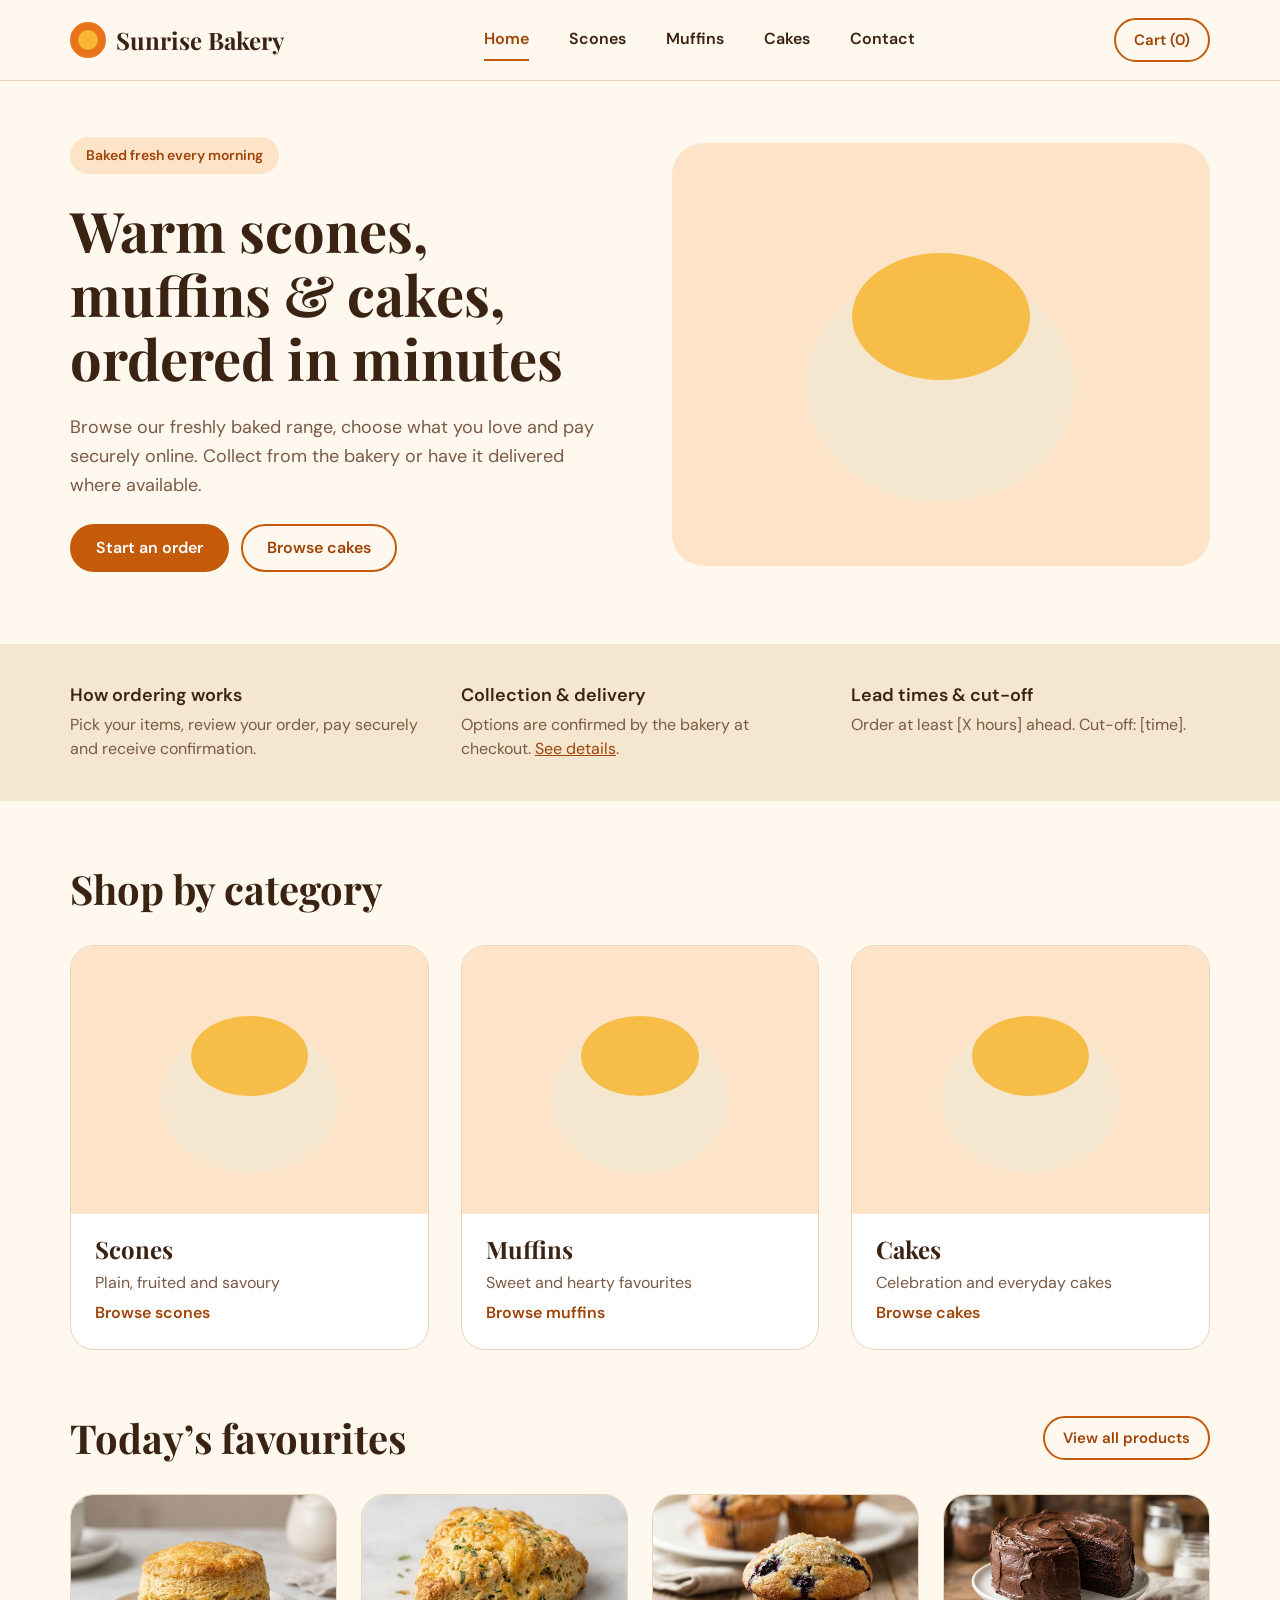
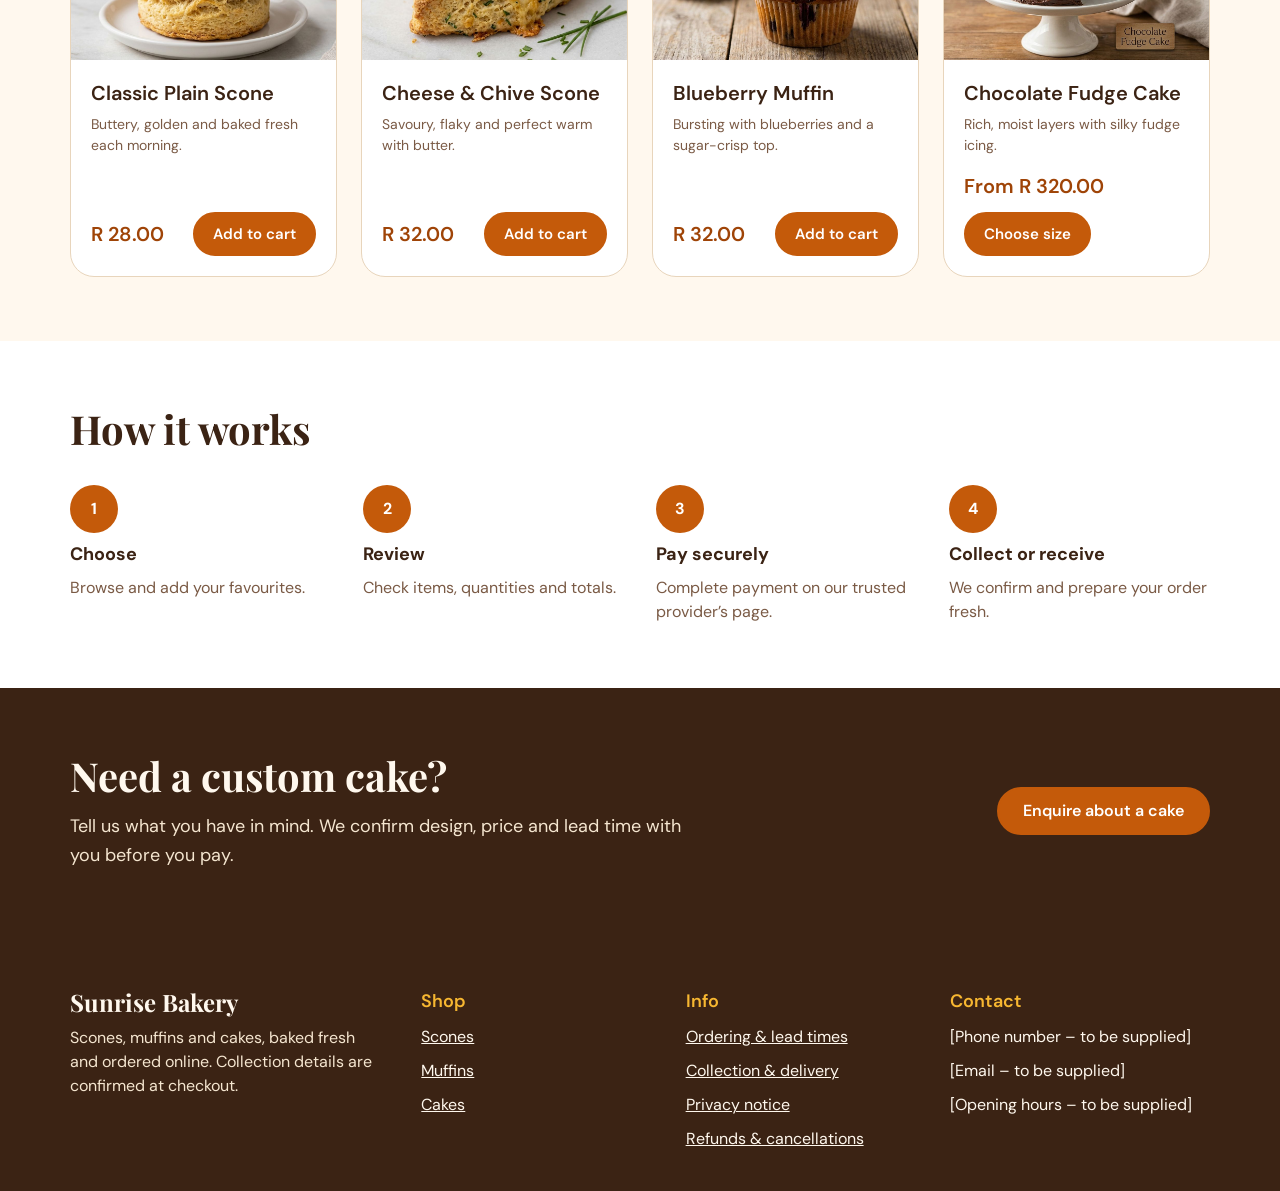
<file: index.html>
<!doctype html>
<!-- Tells the browser this is a modern HTML5 page -->
<html lang="en">
<!-- Page language is English (helps screen readers and translation tools) -->
<head>
<!-- Everything inside <head> is information about the page, not visible content -->
<meta charset="utf-8">
<!-- Use UTF-8 so symbols like R, £ and curly quotes display correctly -->
<meta name="viewport" content="width=device-width, initial-scale=1">
<!-- Make the page fit the device width so it works on phones -->
<title>Sunrise Bakery | Fresh scones, muffins & cakes online</title>
<!-- The text shown in the browser tab and search results -->
<meta name="description" content="Order freshly baked scones, muffins and cakes from Sunrise Bakery. Browse online, pay securely and collect or receive your order.">
<!-- A short summary search engines may show under the title (NFR-SEO-001) -->
<meta name="theme-color" content="#FFF8EE">
<!-- Colour of the browser toolbar on mobile (matches the cream page background) -->
<link rel="icon" href="assets/favicon.svg" type="image/svg+xml">
<!-- The small icon shown in the browser tab -->
<link rel="preconnect" href="https://fonts.googleapis.com">
<!-- Start connecting to Google Fonts early so fonts load faster -->
<link rel="preconnect" href="https://fonts.gstatic.com" crossorigin>
<!-- Also connect to the server that hosts the font files -->
<link rel="stylesheet" href="https://fonts.googleapis.com/css2?family=DM+Sans:wght@400;500;600;700&family=Playfair+Display:wght@700&display=swap">
<!-- Load the two fonts used on the site: DM Sans (body) and Playfair Display (headings) -->
<link rel="stylesheet" href="css/styles.css">
<!-- Load the site's own stylesheet with all colours, layout and components -->
</head>
<!-- End of the page information -->
<body data-page="home">
<!-- Start of the visible page. data-page tells the scripts which menu link to highlight (data-category is used on product list pages) -->
<noscript><div class="wrap section"><p class="notice">This page needs JavaScript to show products and your cart. Please enable it, or contact the bakery to place an order.</p></div></noscript>
<!-- Shown only if the visitor's browser has JavaScript turned off -->
<main id="main">
<!-- Main page content; the id lets the "Skip to content" link jump here -->

<section class="hero">
<!-- Hero: the first thing visitors see -->
  <div class="wrap hero__grid">
  <!-- Centred container with two columns: text and picture -->
    <div class="hero__copy stack">
    <!-- Left column: the text -->
      <span class="badge">Baked fresh every morning</span>
      <!-- Small pill-shaped label above the heading -->
      <h1>Warm scones, muffins &amp; cakes, ordered in minutes</h1>
      <!-- The main page heading (only one h1 per page) -->
      <p class="lead">Browse our freshly baked range, choose what you love and pay securely online. Collect from the bakery or have it delivered where available.</p>
      <!-- Short introduction in larger text -->
      <div class="btn-row">
      <!-- Row holding the two call-to-action buttons -->
        <a class="btn" href="scones.html">Start an order</a>
        <!-- Main button: goes to the Scones page to begin ordering (FR-HOME-005) -->
        <a class="btn btn--secondary" href="cakes.html">Browse cakes</a>
        <!-- Outline button: goes to the Cakes page -->
      </div>
    </div>
    <div class="photo hero__photo" role="img" aria-label="Freshly baked goods from Sunrise Bakery"><span class="photo__a"></span><span class="photo__b"></span></div>
    <!-- Right column: a drawn placeholder picture (replace with a real hero photo later); role="img" + aria-label describe it to screen readers -->
  </div>
</section>

<section class="section section--sand" aria-labelledby="info-h" style="padding-block:40px">
<!-- Beige strip with ordering information (FR-HOME-004) -->
  <div class="wrap">
    <h2 id="info-h" class="sr-only">Ordering information</h2>
    <!-- Heading read only by screen readers -->
    <div class="info-strip">
    <!-- Three-column layout -->
      <div><h2>How ordering works</h2><p class="muted">Pick your items, review your order, pay securely and receive confirmation.</p></div>
      <!-- Column 1: how ordering works -->
      <div><h2>Collection &amp; delivery</h2><p class="muted">Options are confirmed by the bakery at checkout. <a href="contact.html#collection">See details</a>.</p></div>
      <!-- Column 2: collection and delivery, linking to the Contact page -->
      <div><h2>Lead times &amp; cut-off</h2><p class="muted" data-lead-only></p></div>
      <!-- Column 3: lead time text, filled in by catalogue.js from config.js -->
    </div>
  </div>
</section>

<section class="section" aria-labelledby="cats-h">
<!-- Category tiles section -->
  <div class="wrap">
    <div class="section-head"><h2 id="cats-h">Shop by category</h2></div>
    <!-- Section heading -->
    <div class="tiles">
    <!-- Three tiles, one per category -->
      <a class="tile" href="scones.html"><div class="photo" aria-hidden="true"><span class="photo__a"></span><span class="photo__b"></span></div><div class="tile__body"><h3>Scones</h3><p class="muted">Plain, fruited and savoury</p><span class="tile__link">Browse scones</span></div></a>
      <!-- Scones tile: whole tile is a link to scones.html -->
      <a class="tile" href="muffins.html"><div class="photo" aria-hidden="true"><span class="photo__a"></span><span class="photo__b"></span></div><div class="tile__body"><h3>Muffins</h3><p class="muted">Sweet and hearty favourites</p><span class="tile__link">Browse muffins</span></div></a>
      <!-- Muffins tile: links to muffins.html -->
      <a class="tile" href="cakes.html"><div class="photo" aria-hidden="true"><span class="photo__a"></span><span class="photo__b"></span></div><div class="tile__body"><h3>Cakes</h3><p class="muted">Celebration and everyday cakes</p><span class="tile__link">Browse cakes</span></div></a>
      <!-- Cakes tile: links to cakes.html -->
    </div>
  </div>
</section>

<section class="section" aria-labelledby="fav-h" style="padding-top:0">
<!-- "Today's favourites" section (FR-HOME-003) -->
  <div class="wrap">
    <div class="section-head"><h2 id="fav-h">Today’s favourites</h2><a class="btn btn--secondary btn--sm" href="scones.html">View all products</a></div>
    <!-- Heading on the left, a button to the full range on the right -->
    <div class="grid" data-featured></div>
    <!-- Empty grid; catalogue.js fills it with the products marked featured in products.js -->
  </div>
</section>

<section class="section section--white" aria-labelledby="how-h">
<!-- White band explaining the ordering steps -->
  <div class="wrap">
    <div class="section-head"><h2 id="how-h">How it works</h2></div>
    <!-- Section heading -->
    <ol class="steps">
    <!-- Ordered list: the numbers are drawn by the stylesheet -->
      <li><strong>Choose</strong><span class="muted">Browse and add your favourites.</span></li>
      <!-- Step 1 -->
      <li><strong>Review</strong><span class="muted">Check items, quantities and totals.</span></li>
      <!-- Step 2 -->
      <li><strong>Pay securely</strong><span class="muted">Complete payment on our trusted provider’s page.</span></li>
      <!-- Step 3 -->
      <li><strong>Collect or receive</strong><span class="muted">We confirm and prepare your order fresh.</span></li>
      <!-- Step 4 -->
    </ol>
  </div>
</section>

<section class="section section--dark" aria-labelledby="custom-h">
<!-- Dark band promoting custom cakes (FR-CUST-005) -->
  <div class="wrap band">
    <div><h2 id="custom-h">Need a custom cake?</h2><p class="lead">Tell us what you have in mind. We confirm design, price and lead time with you before you pay.</p></div>
    <!-- Heading and explanation on the left -->
    <a class="btn" href="contact.html#custom-cakes">Enquire about a cake</a>
    <!-- Button jumping to the custom cake section on the Contact page -->
  </div>
</section>
</main>
<!-- End of main content -->
<!-- Scripts load in order: settings, product list, shared code, then this page's own code -->
<script src="js/config.js"></script>
<!-- Bakery settings (contact details, lead time, payment link) -->
<script src="js/products.js"></script>
<!-- The product list used by every page -->
<script src="js/site.js"></script>
<!-- Shared code: header, footer, cart and helper functions -->
<script src="js/catalogue.js"></script>
<!-- Code specific to this page (catalogue.js) -->
</body>
<!-- End of the visible page -->
</html>
<!-- End of the document -->
</file>
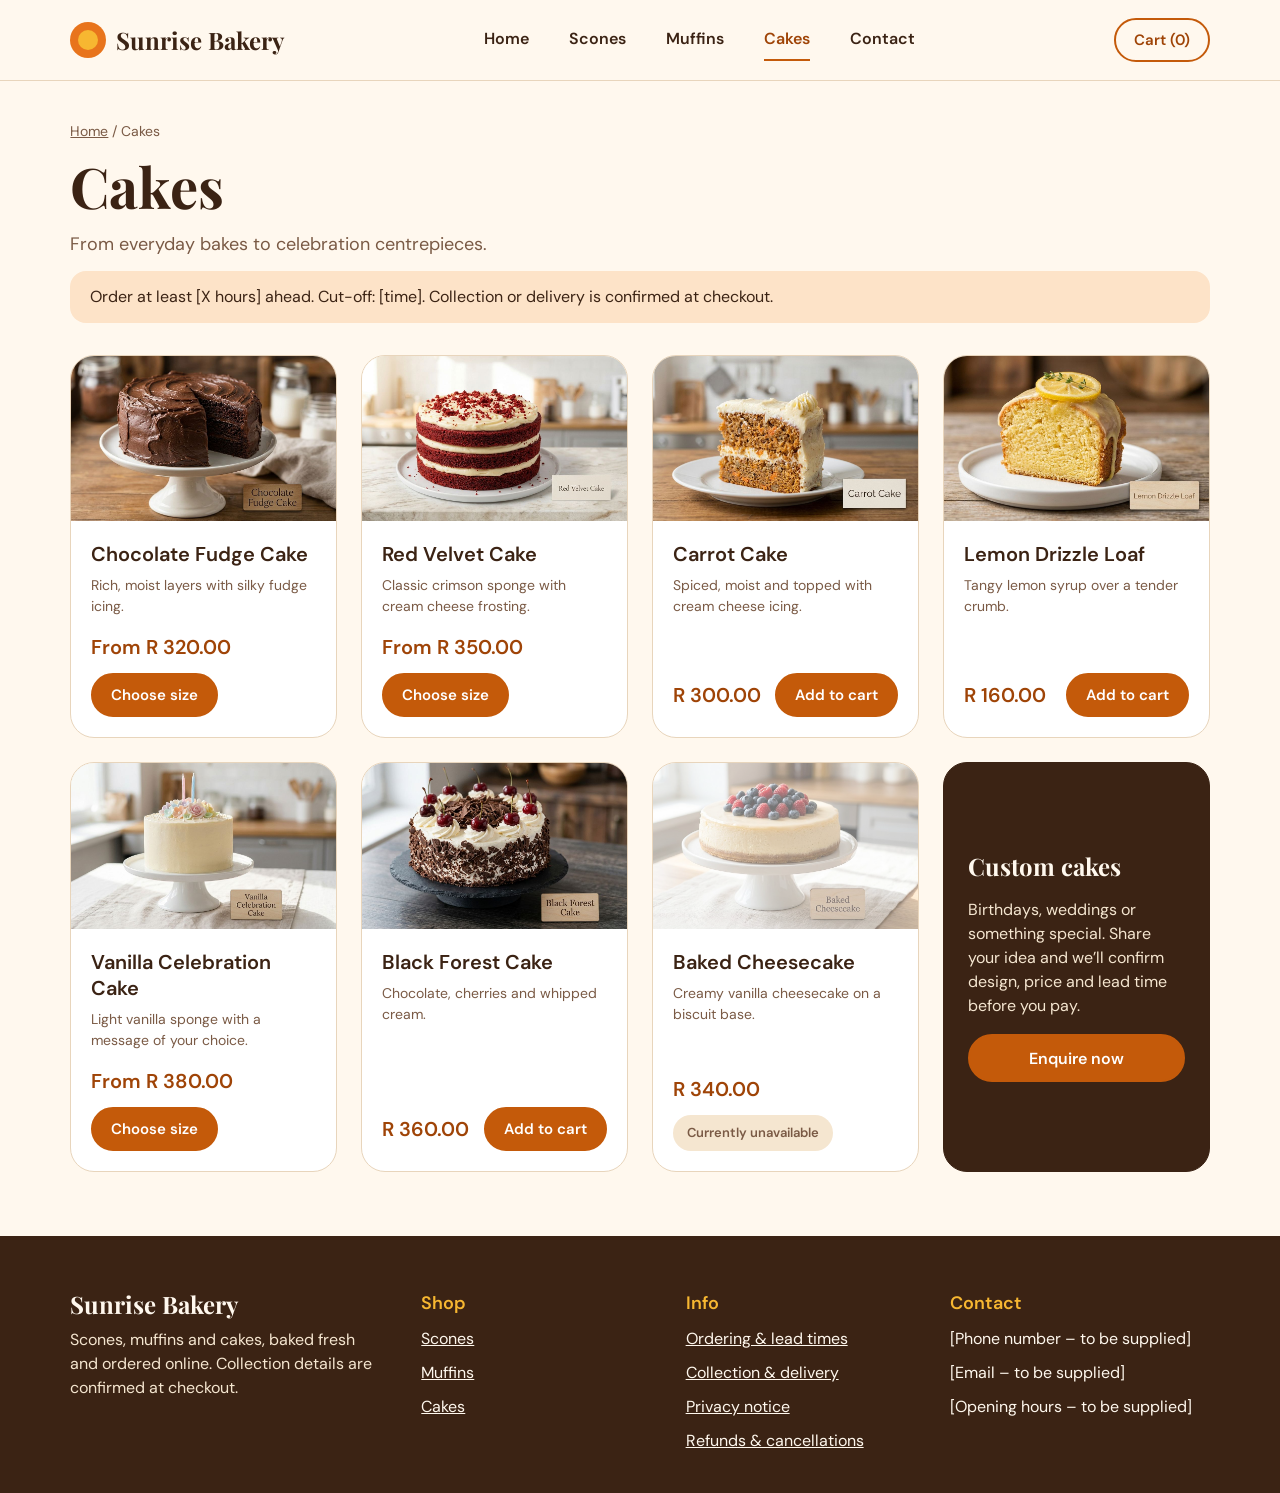
<file: cakes.html>
<!doctype html>
<!-- Tells the browser this is a modern HTML5 page -->
<html lang="en">
<!-- Page language is English (helps screen readers and translation tools) -->
<head>
<!-- Everything inside <head> is information about the page, not visible content -->
<meta charset="utf-8">
<!-- Use UTF-8 so symbols like R, £ and curly quotes display correctly -->
<meta name="viewport" content="width=device-width, initial-scale=1">
<!-- Make the page fit the device width so it works on phones -->
<title>Cakes | Sunrise Bakery</title>
<!-- The text shown in the browser tab and search results -->
<meta name="description" content="Browse and order cakes from Sunrise Bakery. From everyday bakes to celebration centrepieces.">
<!-- A short summary search engines may show under the title (NFR-SEO-001) -->
<meta name="theme-color" content="#FFF8EE">
<!-- Colour of the browser toolbar on mobile (matches the cream page background) -->
<link rel="icon" href="assets/favicon.svg" type="image/svg+xml">
<!-- The small icon shown in the browser tab -->
<link rel="preconnect" href="https://fonts.googleapis.com">
<!-- Start connecting to Google Fonts early so fonts load faster -->
<link rel="preconnect" href="https://fonts.gstatic.com" crossorigin>
<!-- Also connect to the server that hosts the font files -->
<link rel="stylesheet" href="https://fonts.googleapis.com/css2?family=DM+Sans:wght@400;500;600;700&family=Playfair+Display:wght@700&display=swap">
<!-- Load the two fonts used on the site: DM Sans (body) and Playfair Display (headings) -->
<link rel="stylesheet" href="css/styles.css">
<!-- Load the site's own stylesheet with all colours, layout and components -->
</head>
<!-- End of the page information -->
<body data-page="cakes" data-category="cakes">
<!-- Start of the visible page. data-page tells the scripts which menu link to highlight (data-category is used on product list pages) -->
<noscript><div class="wrap section"><p class="notice">This page needs JavaScript to show products and your cart. Please enable it, or contact the bakery to place an order.</p></div></noscript>
<!-- Shown only if the visitor's browser has JavaScript turned off -->
<main id="main">
<!-- Main page content (the "Skip to content" link jumps here) -->
<div class="page-head"><div class="wrap stack" style="--gap:12px">
<!-- Page title area with 12px gaps between its parts -->
  <p class="crumbs"><a href="index.html">Home</a> / Cakes</p>
  <!-- Breadcrumb trail: Home / current category -->
  <h1>Cakes</h1>
  <!-- Page heading -->
  <p class="lead">From everyday bakes to celebration centrepieces.</p>
  <!-- Short introduction to the category -->
  <p class="notice" data-lead></p>
  <!-- Lead-time notice; catalogue.js fills in the text from config.js (FR-ORD-007) -->
</div></div>
<section class="section" style="padding-top:24px" aria-label="Cakes products">
<!-- Section holding the product grid -->
  <div class="wrap"><div class="grid" data-grid></div></div>
  <!-- Empty grid; catalogue.js fills it with every product in this category from products.js -->
</section>
</main>
<!-- End of main content -->
<!-- Scripts load in order: settings, product list, shared code, then this page's own code -->
<script src="js/config.js"></script>
<!-- Bakery settings (contact details, lead time, payment link) -->
<script src="js/products.js"></script>
<!-- The product list used by every page -->
<script src="js/site.js"></script>
<!-- Shared code: header, footer, cart and helper functions -->
<script src="js/catalogue.js"></script>
<!-- Code specific to this page (catalogue.js) -->
</body>
<!-- End of the visible page -->
</html>
<!-- End of the document -->
</file>
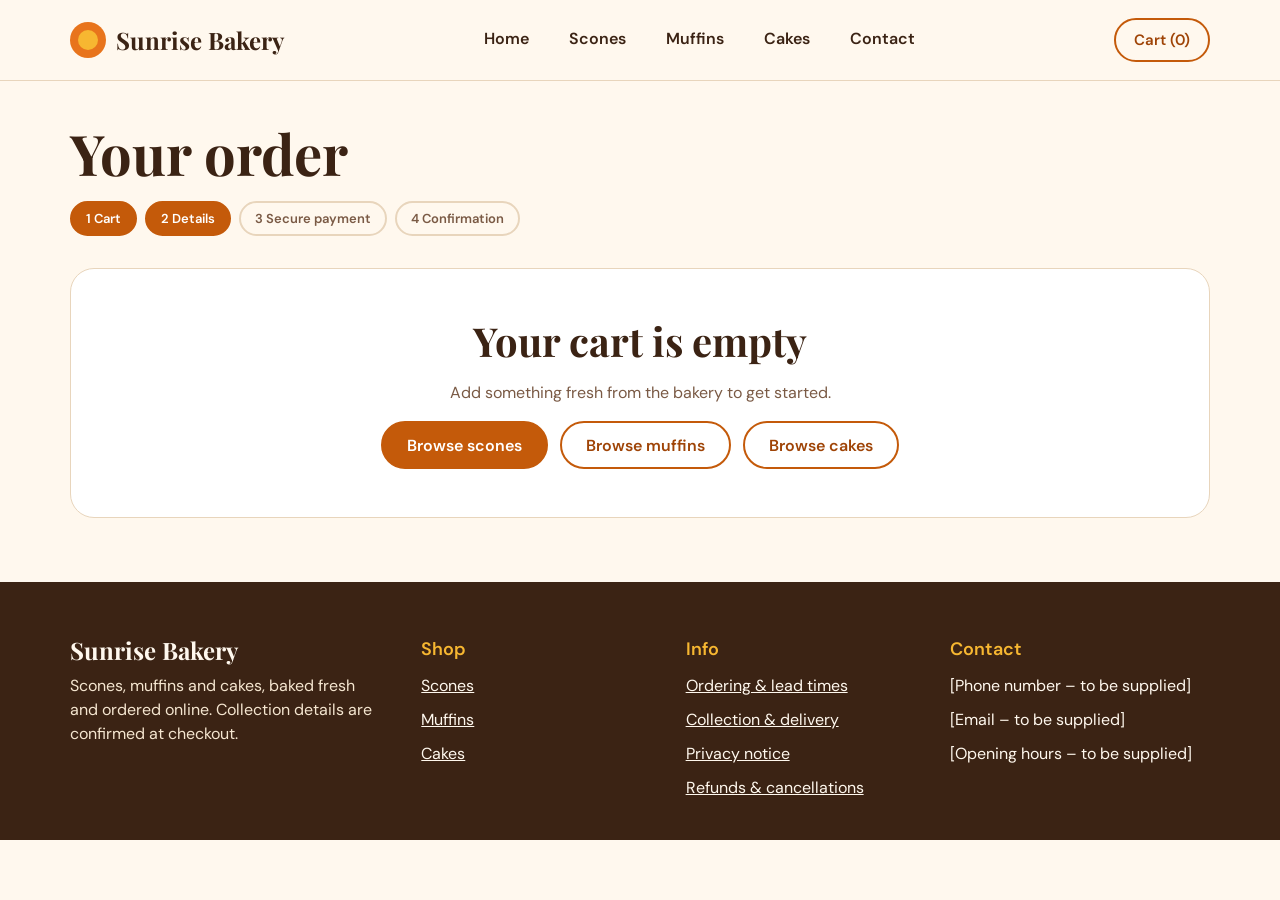
<file: cart.html>
<!doctype html>
<!-- Tells the browser this is a modern HTML5 page -->
<html lang="en">
<!-- Page language is English (helps screen readers and translation tools) -->
<head>
<!-- Everything inside <head> is information about the page, not visible content -->
<meta charset="utf-8">
<!-- Use UTF-8 so symbols like R, £ and curly quotes display correctly -->
<meta name="viewport" content="width=device-width, initial-scale=1">
<!-- Make the page fit the device width so it works on phones -->
<title>Your order | Sunrise Bakery</title>
<!-- The text shown in the browser tab and search results -->
<meta name="description" content="Review your cart, choose collection or delivery and continue to secure payment.">
<!-- A short summary search engines may show under the title (NFR-SEO-001) -->
<meta name="theme-color" content="#FFF8EE">
<!-- Colour of the browser toolbar on mobile (matches the cream page background) -->
<link rel="icon" href="assets/favicon.svg" type="image/svg+xml">
<!-- The small icon shown in the browser tab -->
<link rel="preconnect" href="https://fonts.googleapis.com">
<!-- Start connecting to Google Fonts early so fonts load faster -->
<link rel="preconnect" href="https://fonts.gstatic.com" crossorigin>
<!-- Also connect to the server that hosts the font files -->
<link rel="stylesheet" href="https://fonts.googleapis.com/css2?family=DM+Sans:wght@400;500;600;700&family=Playfair+Display:wght@700&display=swap">
<!-- Load the two fonts used on the site: DM Sans (body) and Playfair Display (headings) -->
<link rel="stylesheet" href="css/styles.css">
<!-- Load the site's own stylesheet with all colours, layout and components -->
</head>
<!-- End of the page information -->
<body data-page="cart">
<!-- Start of the visible page. data-page tells the scripts which menu link to highlight (data-category is used on product list pages) -->
<noscript><div class="wrap section"><p class="notice">This page needs JavaScript to show products and your cart. Please enable it, or contact the bakery to place an order.</p></div></noscript>
<!-- Shown only if the visitor's browser has JavaScript turned off -->
<main id="main">
<!-- Main page content -->
<div class="page-head"><div class="wrap">
<!-- Page title area -->
  <h1>Your order</h1>
  <!-- Page heading -->
  <ol class="progress" aria-label="Checkout progress"><li class="is-done">1 Cart</li><li class="is-done">2 Details</li><li>3 Secure payment</li><li>4 Confirmation</li></ol>
  <!-- Progress steps: Cart and Details are highlighted; payment and confirmation happen on the provider's side -->
</div></div>
<section class="section" style="padding-top:24px"><div class="wrap" id="cart-root"></div></section>
<!-- Empty container; cart.js draws the cart, checkout form and order summary here -->
</main>
<!-- End of main content -->
<!-- Scripts load in order: settings, product list, shared code, then this page's own code -->
<script src="js/config.js"></script>
<!-- Bakery settings (contact details, lead time, payment link) -->
<script src="js/products.js"></script>
<!-- The product list used by every page -->
<script src="js/site.js"></script>
<!-- Shared code: header, footer, cart and helper functions -->
<script src="js/cart.js"></script>
<!-- Code specific to this page (cart.js) -->
</body>
<!-- End of the visible page -->
</html>
<!-- End of the document -->
</file>
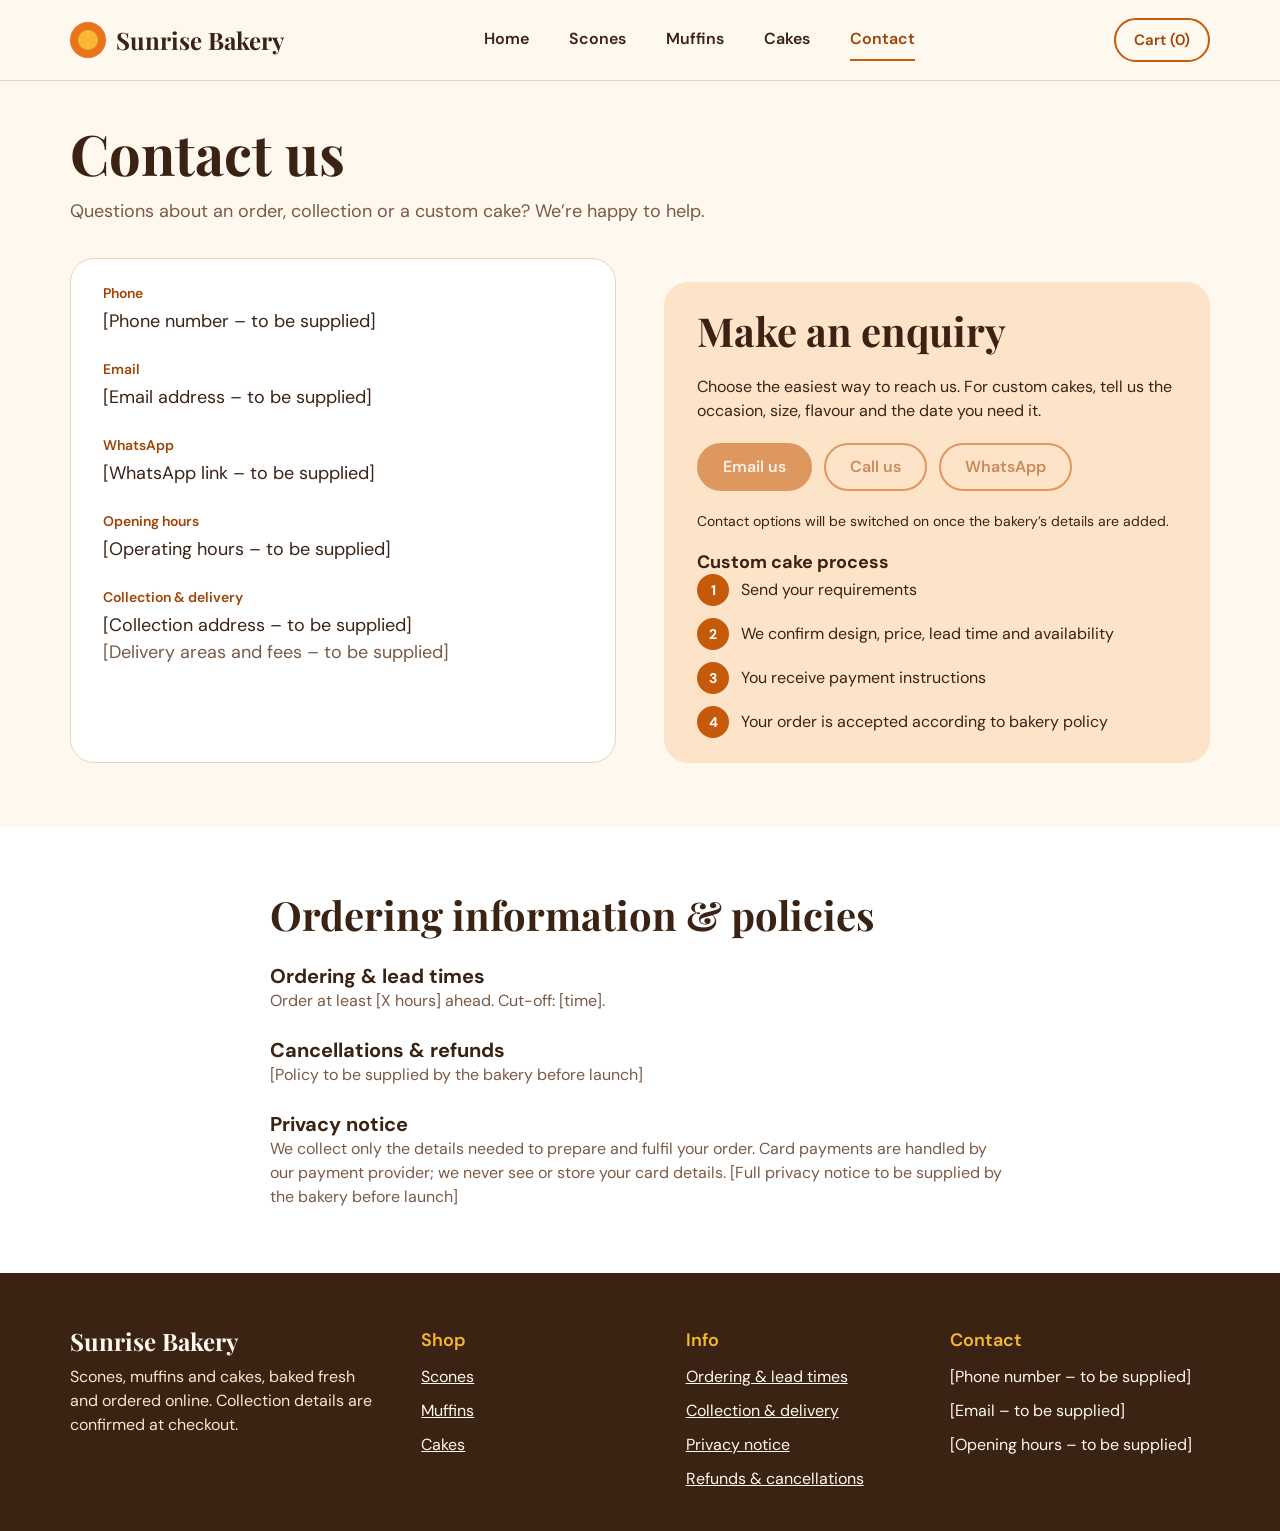
<file: contact.html>
<!doctype html>
<!-- Tells the browser this is a modern HTML5 page -->
<html lang="en">
<!-- Page language is English (helps screen readers and translation tools) -->
<head>
<!-- Everything inside <head> is information about the page, not visible content -->
<meta charset="utf-8">
<!-- Use UTF-8 so symbols like R, £ and curly quotes display correctly -->
<meta name="viewport" content="width=device-width, initial-scale=1">
<!-- Make the page fit the device width so it works on phones -->
<title>Contact | Sunrise Bakery</title>
<!-- The text shown in the browser tab and search results -->
<meta name="description" content="Contact Sunrise Bakery about orders, collection, delivery and custom cakes.">
<!-- A short summary search engines may show under the title (NFR-SEO-001) -->
<meta name="theme-color" content="#FFF8EE">
<!-- Colour of the browser toolbar on mobile (matches the cream page background) -->
<link rel="icon" href="assets/favicon.svg" type="image/svg+xml">
<!-- The small icon shown in the browser tab -->
<link rel="preconnect" href="https://fonts.googleapis.com">
<!-- Start connecting to Google Fonts early so fonts load faster -->
<link rel="preconnect" href="https://fonts.gstatic.com" crossorigin>
<!-- Also connect to the server that hosts the font files -->
<link rel="stylesheet" href="https://fonts.googleapis.com/css2?family=DM+Sans:wght@400;500;600;700&family=Playfair+Display:wght@700&display=swap">
<!-- Load the two fonts used on the site: DM Sans (body) and Playfair Display (headings) -->
<link rel="stylesheet" href="css/styles.css">
<!-- Load the site's own stylesheet with all colours, layout and components -->
</head>
<!-- End of the page information -->
<body data-page="contact">
<!-- Start of the visible page. data-page tells the scripts which menu link to highlight (data-category is used on product list pages) -->
<noscript><div class="wrap section"><p class="notice">This page needs JavaScript to show products and your cart. Please enable it, or contact the bakery to place an order.</p></div></noscript>
<!-- Shown only if the visitor's browser has JavaScript turned off -->
<main id="main">
<!-- Main page content -->
<div class="page-head"><div class="wrap stack" style="--gap:12px">
<!-- Page title area -->
  <h1>Contact us</h1>
  <!-- Page heading -->
  <p class="lead">Questions about an order, collection or a custom cake? We’re happy to help.</p>
  <!-- Short introduction -->
</div></div>

<section class="section" style="padding-top:24px" aria-label="Contact details and enquiries">
<!-- Section with two side-by-side cards -->
  <div class="wrap two">
  <!-- Two-column layout -->
    <div class="panel">
    <!-- Left card: contact details (FR-CON-001/002) -->
      <dl class="dl">
      <!-- Description list: a label (dt) followed by its value (dd) -->
        <div><dt>Phone</dt><dd data-c-phone></dd></div>
        <!-- Phone number, filled in by contact.js from config.js -->
        <div><dt>Email</dt><dd data-c-email></dd></div>
        <!-- Email address, filled in by contact.js -->
        <div><dt>WhatsApp</dt><dd data-c-whatsapp></dd></div>
        <!-- WhatsApp text, filled in by contact.js -->
        <div><dt>Opening hours</dt><dd data-c-hours></dd></div>
        <!-- Opening hours, filled in by contact.js -->
        <div id="collection"><dt>Collection &amp; delivery</dt><dd><span data-c-collection></span><br><span class="muted" data-c-delivery></span></dd></div>
        <!-- Collection address and delivery info; the id lets other pages link straight here -->
      </dl>
    </div>
    <div class="panel panel--peach stack" id="custom-cakes" style="--gap:20px">
    <!-- Right card: enquiry options and custom cake process (the id is the target of "Enquire" links) -->
      <h2>Make an enquiry</h2>
      <!-- Card heading -->
      <p>Choose the easiest way to reach us. For custom cakes, tell us the occasion, size, flavour and the date you need it.</p>
      <!-- Explains what to include in an enquiry -->
      <div class="btn-row">
      <!-- Row of contact buttons (links are set by contact.js, FR-CON-003) -->
        <a class="btn" data-l-email>Email us</a>
        <!-- Opens a pre-filled email -->
        <a class="btn btn--secondary" data-l-phone>Call us</a>
        <!-- Starts a phone call -->
        <a class="btn btn--secondary" data-l-whatsapp>WhatsApp</a>
        <!-- Opens a pre-filled WhatsApp chat -->
      </div>
      <p class="small" data-enquiry-hint hidden></p>
      <!-- Hint shown only while no contact details have been supplied -->
      <h3 style="font-size:1.125rem;font-family:var(--sans)">Custom cake process</h3>
      <!-- Sub-heading for the steps below -->
      <ol class="process">
      <!-- Ordered list: numbers are drawn by the stylesheet -->
        <li>Send your requirements</li>
        <!-- Step 1 -->
        <li>We confirm design, price, lead time and availability</li>
        <!-- Step 2 -->
        <li>You receive payment instructions</li>
        <!-- Step 3 -->
        <li>Your order is accepted according to bakery policy</li>
        <!-- Step 4 -->
      </ol>
    </div>
  </div>
</section>

<section class="section section--white" id="ordering" aria-labelledby="pol-h">
<!-- White band with ordering information and policies (FR-ADM-004); the id lets the footer link here -->
  <div class="wrap stack" style="--gap:24px;max-width:880px;margin-inline:auto">
  <!-- Narrow, centred column for comfortable reading -->
    <h2 id="pol-h">Ordering information &amp; policies</h2>
    <!-- Section heading -->
    <div><h3 style="font-size:1.25rem;font-family:var(--sans)">Ordering &amp; lead times</h3><p class="muted" data-c-lead></p></div>
    <!-- Lead time text, filled in by contact.js -->
    <div id="policies"><h3 style="font-size:1.25rem;font-family:var(--sans)">Cancellations &amp; refunds</h3><p class="muted">[Policy to be supplied by the bakery before launch]</p></div>
    <!-- Refund policy placeholder; the id lets the footer link here -->
    <div><h3 style="font-size:1.25rem;font-family:var(--sans)">Privacy notice</h3><p class="muted">We collect only the details needed to prepare and fulfil your order. Card payments are handled by our payment provider; we never see or store your card details. [Full privacy notice to be supplied by the bakery before launch]</p></div>
    <!-- Short privacy statement (NFR-PRIV-001/002) with a placeholder for the full notice -->
  </div>
</section>
</main>
<!-- End of main content -->
<!-- Scripts load in order: settings, product list, shared code, then this page's own code -->
<script src="js/config.js"></script>
<!-- Bakery settings (contact details, lead time, payment link) -->
<script src="js/products.js"></script>
<!-- The product list used by every page -->
<script src="js/site.js"></script>
<!-- Shared code: header, footer, cart and helper functions -->
<script src="js/contact.js"></script>
<!-- Code specific to this page (contact.js) -->
</body>
<!-- End of the visible page -->
</html>
<!-- End of the document -->
</file>
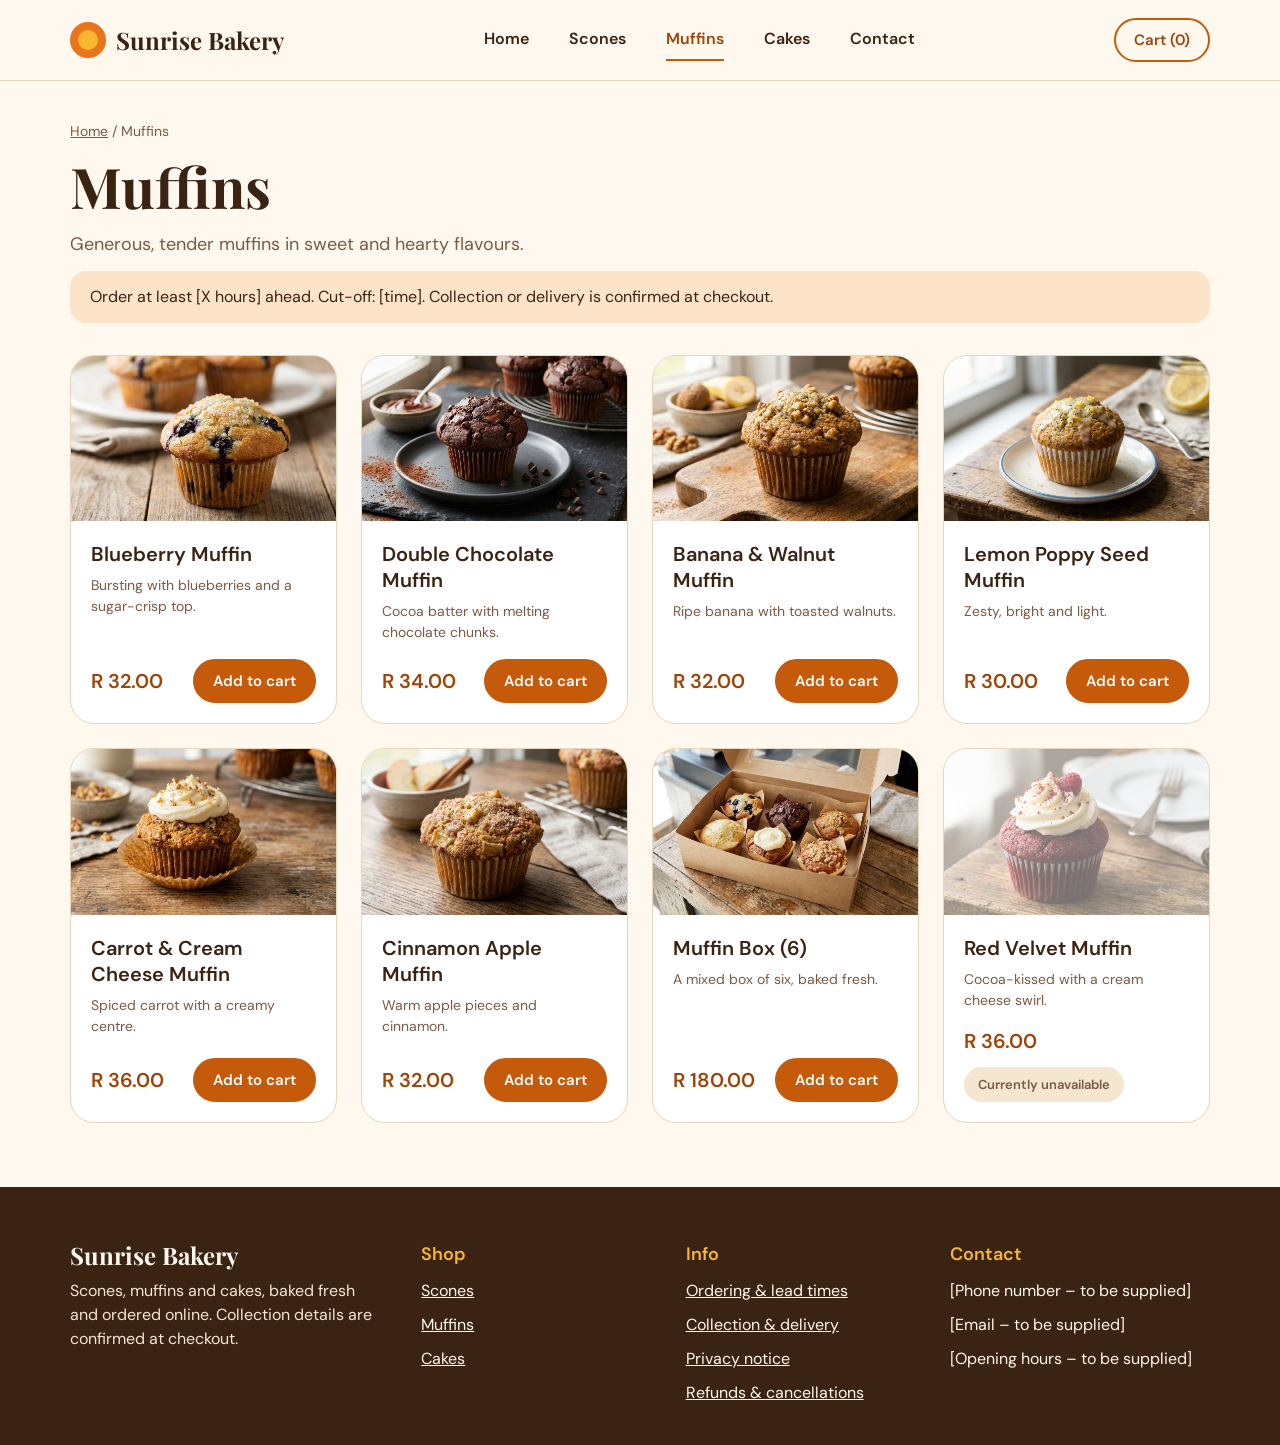
<file: muffins.html>
<!doctype html>
<!-- Tells the browser this is a modern HTML5 page -->
<html lang="en">
<!-- Page language is English (helps screen readers and translation tools) -->
<head>
<!-- Everything inside <head> is information about the page, not visible content -->
<meta charset="utf-8">
<!-- Use UTF-8 so symbols like R, £ and curly quotes display correctly -->
<meta name="viewport" content="width=device-width, initial-scale=1">
<!-- Make the page fit the device width so it works on phones -->
<title>Muffins | Sunrise Bakery</title>
<!-- The text shown in the browser tab and search results -->
<meta name="description" content="Browse and order muffins from Sunrise Bakery. Generous, tender muffins in sweet and hearty flavours.">
<!-- A short summary search engines may show under the title (NFR-SEO-001) -->
<meta name="theme-color" content="#FFF8EE">
<!-- Colour of the browser toolbar on mobile (matches the cream page background) -->
<link rel="icon" href="assets/favicon.svg" type="image/svg+xml">
<!-- The small icon shown in the browser tab -->
<link rel="preconnect" href="https://fonts.googleapis.com">
<!-- Start connecting to Google Fonts early so fonts load faster -->
<link rel="preconnect" href="https://fonts.gstatic.com" crossorigin>
<!-- Also connect to the server that hosts the font files -->
<link rel="stylesheet" href="https://fonts.googleapis.com/css2?family=DM+Sans:wght@400;500;600;700&family=Playfair+Display:wght@700&display=swap">
<!-- Load the two fonts used on the site: DM Sans (body) and Playfair Display (headings) -->
<link rel="stylesheet" href="css/styles.css">
<!-- Load the site's own stylesheet with all colours, layout and components -->
</head>
<!-- End of the page information -->
<body data-page="muffins" data-category="muffins">
<!-- Start of the visible page. data-page tells the scripts which menu link to highlight (data-category is used on product list pages) -->
<noscript><div class="wrap section"><p class="notice">This page needs JavaScript to show products and your cart. Please enable it, or contact the bakery to place an order.</p></div></noscript>
<!-- Shown only if the visitor's browser has JavaScript turned off -->
<main id="main">
<!-- Main page content (the "Skip to content" link jumps here) -->
<div class="page-head"><div class="wrap stack" style="--gap:12px">
<!-- Page title area with 12px gaps between its parts -->
  <p class="crumbs"><a href="index.html">Home</a> / Muffins</p>
  <!-- Breadcrumb trail: Home / current category -->
  <h1>Muffins</h1>
  <!-- Page heading -->
  <p class="lead">Generous, tender muffins in sweet and hearty flavours.</p>
  <!-- Short introduction to the category -->
  <p class="notice" data-lead></p>
  <!-- Lead-time notice; catalogue.js fills in the text from config.js (FR-ORD-007) -->
</div></div>
<section class="section" style="padding-top:24px" aria-label="Muffins products">
<!-- Section holding the product grid -->
  <div class="wrap"><div class="grid" data-grid></div></div>
  <!-- Empty grid; catalogue.js fills it with every product in this category from products.js -->
</section>
</main>
<!-- End of main content -->
<!-- Scripts load in order: settings, product list, shared code, then this page's own code -->
<script src="js/config.js"></script>
<!-- Bakery settings (contact details, lead time, payment link) -->
<script src="js/products.js"></script>
<!-- The product list used by every page -->
<script src="js/site.js"></script>
<!-- Shared code: header, footer, cart and helper functions -->
<script src="js/catalogue.js"></script>
<!-- Code specific to this page (catalogue.js) -->
</body>
<!-- End of the visible page -->
</html>
<!-- End of the document -->
</file>
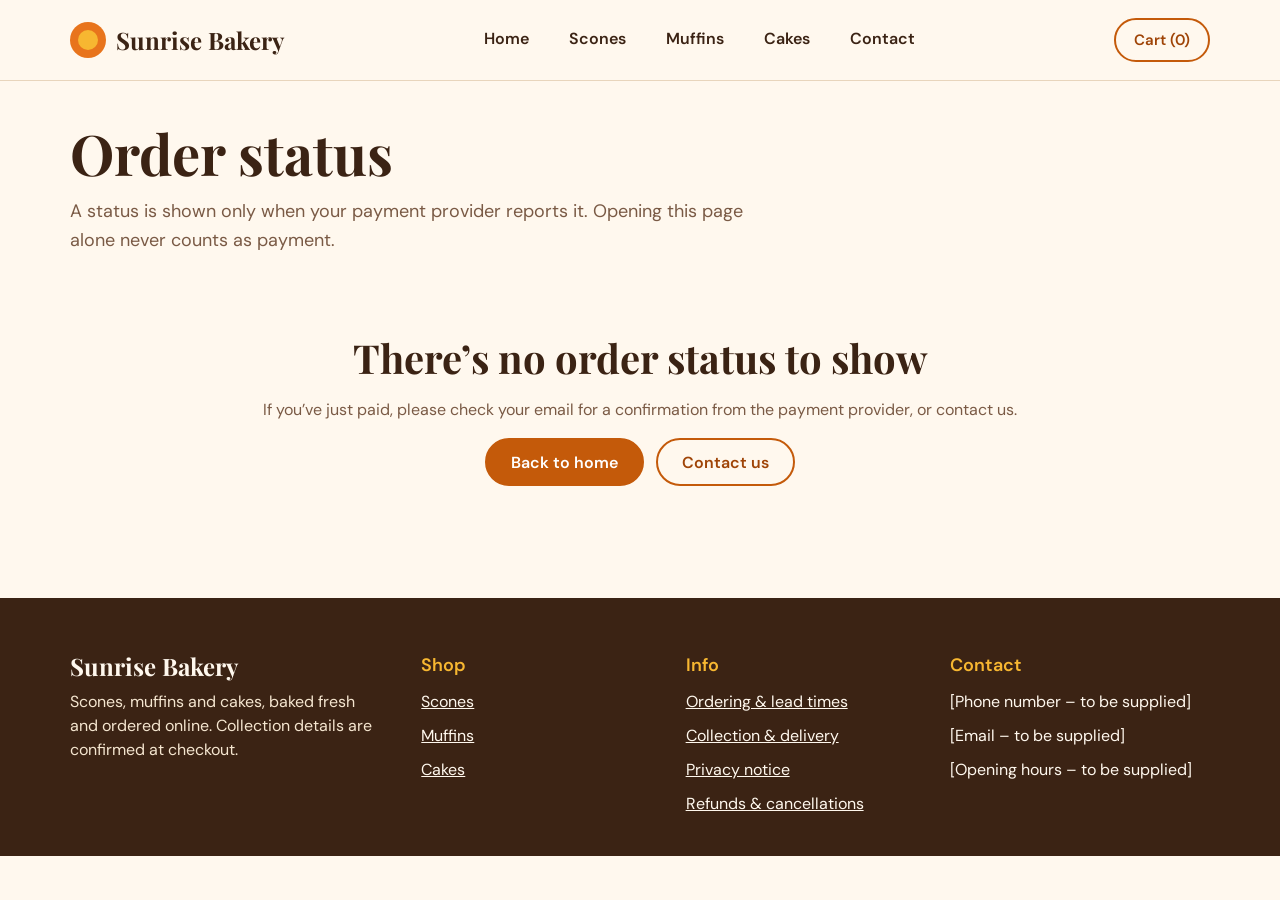
<file: order-status.html>
<!doctype html>
<!-- Tells the browser this is a modern HTML5 page -->
<html lang="en">
<!-- Page language is English (helps screen readers and translation tools) -->
<head>
<!-- Everything inside <head> is information about the page, not visible content -->
<meta charset="utf-8">
<!-- Use UTF-8 so symbols like R, £ and curly quotes display correctly -->
<meta name="viewport" content="width=device-width, initial-scale=1">
<!-- Make the page fit the device width so it works on phones -->
<title>Order status | Sunrise Bakery</title>
<!-- The text shown in the browser tab and search results -->
<meta name="description" content="Check the status of your Sunrise Bakery order and payment.">
<!-- A short summary search engines may show under the title (NFR-SEO-001) -->
<meta name="theme-color" content="#FFF8EE">
<!-- Colour of the browser toolbar on mobile (matches the cream page background) -->
<link rel="icon" href="assets/favicon.svg" type="image/svg+xml">
<!-- The small icon shown in the browser tab -->
<link rel="preconnect" href="https://fonts.googleapis.com">
<!-- Start connecting to Google Fonts early so fonts load faster -->
<link rel="preconnect" href="https://fonts.gstatic.com" crossorigin>
<!-- Also connect to the server that hosts the font files -->
<link rel="stylesheet" href="https://fonts.googleapis.com/css2?family=DM+Sans:wght@400;500;600;700&family=Playfair+Display:wght@700&display=swap">
<!-- Load the two fonts used on the site: DM Sans (body) and Playfair Display (headings) -->
<link rel="stylesheet" href="css/styles.css">
<!-- Load the site's own stylesheet with all colours, layout and components -->
</head>
<!-- End of the page information -->
<body data-page="status">
<!-- Start of the visible page. data-page tells the scripts which menu link to highlight (data-category is used on product list pages) -->
<noscript><div class="wrap section"><p class="notice">This page needs JavaScript to show products and your cart. Please enable it, or contact the bakery to place an order.</p></div></noscript>
<!-- Shown only if the visitor's browser has JavaScript turned off -->
<main id="main">
<!-- Main page content -->
<div class="page-head"><div class="wrap stack" style="--gap:12px">
<!-- Page title area -->
  <h1>Order status</h1>
  <!-- Page heading -->
  <p class="lead">A status is shown only when your payment provider reports it. Opening this page alone never counts as payment.</p>
  <!-- Explains that this page alone is not proof of payment (FR-PAY-004) -->
</div></div>
<section class="section" style="padding-top:24px"><div class="wrap" id="status-root"></div></section>
<!-- Empty container; status.js fills it with the confirmed / pending / unsuccessful card -->
</main>
<!-- End of main content -->
<!-- Scripts load in order: settings, product list, shared code, then this page's own code -->
<script src="js/config.js"></script>
<!-- Bakery settings (contact details, lead time, payment link) -->
<script src="js/products.js"></script>
<!-- The product list used by every page -->
<script src="js/site.js"></script>
<!-- Shared code: header, footer, cart and helper functions -->
<script src="js/status.js"></script>
<!-- Code specific to this page (status.js) -->
</body>
<!-- End of the visible page -->
</html>
<!-- End of the document -->
</file>
<file: css/styles.css>
/* ==========================================================================
   Sunrise Bakery System – stylesheet
   Tokens mirror the Figma file "Sunrise Bakery System – UI/UX".
   Note: the button fill uses --brand (#C45A0A) rather than the Figma #E8741C
   so white text meets WCAG AA contrast (NFR-ACC-001).
   ========================================================================== */

/* ---------- Design tokens (reusable colours, sizes and fonts) ---------- */
:root {
  --brand: #C45A0A;        /* main orange used for buttons and active links */
  --brand-deep: #9F4407;   /* darker orange for text, prices and hover states */
  --sun: #E8741C;          /* bright sunrise orange used in the logo */
  --gold: #F7B731;         /* golden yellow accent */
  --cream: #FFF8EE;        /* page background */
  --sand: #F5E6D0;         /* soft beige used for strips and tags */
  --peach: #FDE3C8;        /* light peach used for notices and photo placeholders */
  --white: #FFFFFF;        /* pure white for cards and fields */
  --ink: #3B2314;          /* dark brown used for main text */
  --ink-2: #7A5A45;        /* lighter brown used for secondary text */
  --line: #E8D5BC;         /* border colour */
  --ok: #2F7D4F;          /* success green */
  --bad: #B3261E;          /* error red */
  --wait: #8F5F10;         /* pending amber */

  --r-s: 8px;              /* small corner radius */
  --r-m: 16px;             /* medium corner radius */
  --r-l: 24px;             /* large corner radius */
  --gutter: clamp(16px, 5.5vw, 80px); /* side padding: 16px on phones growing to 80px on wide screens */
  --maxw: 1440px;          /* widest the page content may grow */

  --serif: "Playfair Display", Georgia, "Times New Roman", serif;                         /* heading font with fallbacks */
  --sans: "DM Sans", system-ui, -apple-system, "Segoe UI", Roboto, sans-serif;           /* body font with fallbacks */
}

/* ---------- Base / reset ---------- */
*, *::before, *::after { box-sizing: border-box; } /* make width include padding and border so sizes are predictable */
html {
  -webkit-text-size-adjust: 100%; /* stop phones from enlarging text on rotation */
  scroll-padding-top: 88px;       /* leave room under the sticky header when jumping to #anchors */
}
body {
  margin: 0;                      /* remove the browser's default page margin */
  background: var(--cream);       /* cream page background */
  color: var(--ink);              /* dark brown text */
  font: 400 1rem/1.5 var(--sans); /* normal weight, 16px, 1.5 line height, body font */
}
img { max-width: 100%; display: block; } /* images never overflow their container and have no gap underneath */
a { color: var(--brand-deep); }          /* links use the dark orange */
h1, h2, h3 {
  font-family: var(--serif);  /* headings use the serif font */
  font-weight: 700;           /* bold */
  line-height: 1.15;          /* tight line height for big text */
  margin: 0;                  /* remove default heading margins */
  color: var(--ink);          /* dark brown */
}
h1 { font-size: clamp(2.25rem, 5vw, 3.5rem); line-height: 1.14; } /* page title: 36px up to 56px depending on screen width */
h2 { font-size: clamp(1.75rem, 3.2vw, 2.5rem); line-height: 1.2; } /* section title: 28px up to 40px */
h3 { font-size: 1.5rem; line-height: 1.3; }                        /* sub-heading: 24px */
p { margin: 0; }                                                   /* remove default paragraph margins */
.lead { font-size: 1.125rem; line-height: 1.6; color: var(--ink-2); max-width: 60ch; } /* larger intro text with a readable line length */
.muted { color: var(--ink-2); }                                    /* secondary (lighter) text colour */
.small { font-size: .875rem; line-height: 1.45; }                  /* small print text */

:focus-visible {
  outline: 3px solid var(--ink); /* clear dark outline around whatever has keyboard focus */
  outline-offset: 3px;           /* gap between the element and its outline */
  border-radius: 4px;            /* slightly rounded outline corners */
}
.skip {
  position: absolute;      /* take the link out of normal flow */
  left: -999px;            /* hide it off the left edge of the screen */
  top: 8px;                /* position it near the top */
  background: var(--ink);  /* dark background */
  color: var(--cream);     /* light text */
  padding: 10px 16px;      /* inner spacing */
  border-radius: var(--r-s); /* rounded corners */
  z-index: 100;            /* sit above everything else */
}
.skip:focus { left: 8px; } /* slide into view when a keyboard user tabs to it */
.sr-only {
  position: absolute;      /* remove from the layout */
  width: 1px;              /* shrink to one pixel */
  height: 1px;             /* shrink to one pixel */
  overflow: hidden;        /* hide any overflow */
  clip: rect(0 0 0 0);     /* clip everything away visually */
  white-space: nowrap;     /* keep text on one line */
} /* "screen reader only": invisible but still read aloud */

/* ---------- Layout helpers ---------- */
.wrap {
  width: 100%;                  /* fill the available width */
  max-width: var(--maxw);       /* ...but never wider than the maximum */
  margin-inline: auto;          /* centre it horizontally */
  padding-inline: var(--gutter);/* side padding that scales with the screen */
}
.section { padding-block: clamp(40px, 6vw, 64px); } /* vertical spacing for page sections */
.section--sand { background: var(--sand); }          /* beige band */
.section--white { background: var(--white); }        /* white band */
.section--dark { background: var(--ink); color: var(--cream); } /* dark brown band with light text */
.section--dark h2, .section--dark h3 { color: var(--cream); }   /* headings on the dark band are light */
.section--dark .lead { color: var(--sand); }                    /* intro text on the dark band is beige */
.stack > * + * { margin-top: var(--gap, 16px); } /* put a gap between stacked children (size set by --gap) */
.section-head {
  display: flex;                 /* lay the heading and button in a row */
  flex-wrap: wrap;               /* wrap onto two lines on narrow screens */
  gap: 16px;                     /* space between items */
  align-items: center;           /* line them up vertically */
  justify-content: space-between;/* heading on the left, button on the right */
  margin-bottom: 32px;           /* space below the heading row */
}


/* ---------- Buttons ---------- */
.btn {
  display: inline-flex;          /* size to content and centre the label */
  align-items: center;           /* centre vertically */
  justify-content: center;       /* centre horizontally */
  gap: 8px;                      /* space between label parts */
  min-height: 48px;              /* comfortable touch target */
  padding: 12px 24px;            /* inner spacing */
  border-radius: 999px;          /* fully rounded "pill" shape */
  border: 2px solid var(--brand);/* border matching the fill */
  background: var(--brand);      /* solid orange fill */
  color: #fff;                   /* white label */
  font: 600 1rem/1.2 var(--sans);/* semi-bold button text */
  text-decoration: none;         /* no underline on link-buttons */
  cursor: pointer;               /* hand cursor on hover */
  transition: background-color .15s, color .15s, border-color .15s; /* smooth colour change on hover */
}
.btn:hover { background: var(--brand-deep); border-color: var(--brand-deep); } /* darker orange on hover */
.btn--secondary { background: transparent; color: var(--brand-deep); border-color: var(--brand); } /* outline version: no fill */
.btn--secondary:hover { background: var(--peach); color: var(--brand-deep); border-color: var(--brand-deep); } /* peach fill on hover */
.btn--dark { background: var(--ink); border-color: var(--ink); color: var(--cream); } /* dark brown version */
.btn--dark:hover { background: #000; border-color: #000; }                              /* black on hover */
.btn--sm { min-height: 44px; padding: 10px 18px; font-size: .9375rem; } /* smaller button */
.btn--block { width: 100%; }                                             /* full-width button */
.btn[aria-disabled="true"], .btn:disabled {
  opacity: .55;                  /* fade disabled buttons */
  cursor: not-allowed;           /* show the "not allowed" cursor */
  pointer-events: none;          /* ignore clicks */
}
.btn-row { display: flex; flex-wrap: wrap; gap: 12px; } /* a row of buttons that wraps on small screens */

/* ---------- Header ---------- */
.site-header {
  background: var(--cream);          /* cream background */
  position: sticky;                  /* stay at the top while scrolling */
  top: 0;                            /* stick to the very top */
  z-index: 50;                       /* stay above page content */
  border-bottom: 1px solid var(--line); /* thin line under the header */
}
.bar {
  display: flex;                     /* logo, menu and cart in one row */
  align-items: center;               /* centre them vertically */
  justify-content: space-between;    /* spread them across the width */
  gap: 16px;                         /* minimum space between them */
  min-height: 80px;                  /* header height on desktop */
}
.logo { display: inline-flex; align-items: center; gap: 10px; text-decoration: none; color: var(--ink); } /* sun icon + name side by side */
.logo__sun {
  width: 36px;                       /* icon width */
  height: 36px;                      /* icon height */
  border-radius: 50%;                /* make it a circle */
  background: var(--sun);            /* orange disc */
  display: grid;                     /* use grid so the inner dot can be centred */
  place-items: center;               /* centre the inner dot */
  flex: none;                        /* never shrink the icon */
}
.logo__sun::after { content: ""; width: 20px; height: 20px; border-radius: 50%; background: var(--gold); } /* the golden dot in the middle of the sun */
.logo__name { font: 700 1.5rem/1 var(--serif); } /* bakery name in the serif font */
.nav { display: flex; gap: 40px; }               /* navigation links in a row */
.nav a {
  color: var(--ink);                 /* dark text */
  text-decoration: none;             /* no underline */
  font-weight: 600;                  /* semi-bold */
  padding: 8px 0;                    /* vertical click area */
  border-bottom: 2px solid transparent; /* invisible underline that can turn on */
}
.nav a:hover { border-color: var(--line); }                              /* light underline on hover */
.nav a[aria-current="page"] { color: var(--brand-deep); border-color: var(--brand); } /* orange text and underline for the current page */
.bar__actions { display: flex; align-items: center; gap: 12px; } /* cart button and Menu button together */
.menu-btn {
  display: none;                     /* hidden on desktop (shown on mobile below) */
  min-height: 44px;                  /* touch-friendly height */
  padding: 8px 14px;                 /* inner spacing */
  background: transparent;           /* no fill */
  border: 2px solid var(--line);     /* light outline */
  border-radius: 999px;              /* pill shape */
  color: var(--ink);                 /* dark text */
  font: 600 .9375rem var(--sans);    /* semi-bold small text */
  cursor: pointer;                   /* hand cursor */
}

@media (max-width: 860px) { /* tablets and phones */
  .bar { min-height: 68px; }                          /* shorter header */
  .logo__name { font-size: 1.25rem; }                 /* smaller logo text */
  .menu-btn { display: inline-flex; align-items: center; } /* show the Menu button */
  .nav {
    display: none;                    /* hide the links until Menu is pressed */
    position: absolute;               /* drop down below the header */
    left: 0;                          /* span from the left edge */
    right: 0;                         /* to the right edge */
    top: 100%;                        /* directly under the header */
    flex-direction: column;           /* stack links vertically */
    gap: 0;                           /* no gap (each link has its own padding) */
    background: var(--cream);         /* cream background */
    border-bottom: 1px solid var(--line); /* line under the open menu */
    padding: 8px var(--gutter) 16px;  /* inner spacing */
  }
  .nav.is-open { display: flex; }                     /* show the menu when open */
  .nav a { padding: 14px 0; border-bottom: 1px solid var(--line); } /* bigger tap area with dividers */
}

@media (max-width: 420px) { /* small phones */
  .logo__name { font-size: 1.05rem; }                 /* even smaller logo text */
  .btn--sm { padding-inline: 14px; }                  /* tighter small buttons */
}

/* ---------- Photos (real images and drawn placeholders) ---------- */
.photo {
  position: relative;      /* lets the placeholder shapes be positioned inside */
  background: var(--peach);/* peach background behind the placeholder shapes */
  overflow: hidden;        /* clip anything that sticks out */
  aspect-ratio: 4 / 3;     /* default landscape shape */
  width: 100%;             /* fill the container */
}
.photo__a, .photo__b { position: absolute; border-radius: 50%; } /* the two placeholder blobs are round and free-positioned */
.photo__a { width: 50%; height: 55%; left: 25%; top: 30%; background: var(--sand); } /* large beige blob */
.photo__b { width: 33%; height: 30%; left: 33.5%; top: 26%; background: var(--gold); opacity: .85; } /* smaller golden blob on top */
.photo--img { background: var(--sand); } /* beige behind real photos while they load */
.photo--img img {
  width: 100%;             /* image fills the box width */
  height: 100%;            /* image fills the box height */
  object-fit: cover;       /* crop (don't squash) the image to fill the box */
  object-position: 92% 50%;/* favour the right side so labels printed in the photos are not cut off */
}

/* ---------- Hero (top of the Home page) ---------- */
.hero { padding-block: clamp(32px, 5vw, 56px) clamp(40px, 6vw, 72px); } /* space above and below the hero */
.hero__grid {
  display: grid;                      /* two columns: text and picture */
  grid-template-columns: 1fr 1fr;     /* equal widths */
  gap: clamp(32px, 5vw, 64px);        /* space between the columns */
  align-items: center;                /* centre both columns vertically */
}
.hero__copy { --gap: 24px; }          /* 24px gaps between the hero text blocks */
.hero__photo { border-radius: 32px; aspect-ratio: 560 / 440; } /* big rounded picture with the Figma proportions */
.badge {
  display: inline-block;              /* size to its text */
  padding: 8px 16px;                  /* inner spacing */
  border-radius: 999px;               /* pill shape */
  background: var(--peach);           /* peach fill */
  color: var(--brand-deep);           /* dark orange text */
  font-weight: 600;                   /* semi-bold */
  font-size: .875rem;                 /* small text */
}
@media (max-width: 860px) { /* tablets and phones */
  .hero__grid { grid-template-columns: 1fr; } /* stack text above picture */
  .hero__photo { order: 2; }                  /* make sure the picture comes after the text */
}

/* ---------- Ordering info strip ---------- */
.info-strip { display: grid; grid-template-columns: repeat(3, 1fr); gap: 32px; } /* three equal columns */
.info-strip h2 { font: 600 1.125rem/1.3 var(--sans); margin-bottom: 6px; }         /* small sans-serif sub-headings in the strip */
@media (max-width: 760px) { .info-strip { grid-template-columns: 1fr; gap: 16px; } } /* one column on phones */

/* ---------- Category tiles ---------- */
.tiles { display: grid; grid-template-columns: repeat(3, 1fr); gap: 32px; } /* three equal tiles */
.tile {
  display: block;                     /* behave as a block-level link */
  background: var(--white);           /* white card */
  border: 1px solid var(--line);      /* thin border */
  border-radius: var(--r-l);          /* large rounded corners */
  overflow: hidden;                   /* clip the picture to the rounded corners */
  text-decoration: none;              /* no underline */
  color: inherit;                     /* keep normal text colour */
  transition: border-color .15s;      /* smooth border change on hover */
}
.tile:hover { border-color: var(--brand); } /* orange border on hover */
.tile__body { padding: 20px 24px 24px; display: grid; gap: 6px; } /* text area under the picture */
.tile__link { color: var(--brand-deep); font-weight: 600; }        /* "Browse scones" link text */
@media (max-width: 860px) { /* tablets and phones */
  .tiles { grid-template-columns: 1fr; gap: 12px; }                 /* stack tiles in one column */
  .tile { display: grid; grid-template-columns: 96px 1fr; align-items: center; border-radius: var(--r-m); } /* picture on the left, text on the right */
  .tile .photo { aspect-ratio: 1; height: 96px; }                   /* square thumbnail */
  .tile__body { padding: 12px 16px; }                               /* tighter text padding */
  .tile h3 { font-size: 1.25rem; }                                  /* smaller tile heading */
}

/* ---------- Product grid and cards ---------- */
.grid {
  display: grid;                                              /* grid layout */
  grid-template-columns: repeat(auto-fill, minmax(255px, 1fr)); /* as many columns as fit, each at least 255px wide */
  gap: 24px;                                                  /* space between cards */
  align-items: stretch;                                       /* make cards in a row the same height */
}
.card {
  background: var(--white);           /* white card */
  border: 1px solid var(--line);      /* thin border */
  border-radius: var(--r-l);          /* large rounded corners */
  overflow: hidden;                   /* clip the picture to the rounded corners */
  display: flex;                      /* stack picture and text vertically */
  flex-direction: column;             /* vertical stacking */
}
.card__photo { display: block; }                 /* make the picture link fill its box */
.card__photo .photo { aspect-ratio: 16 / 10; }   /* slightly wide picture shape on cards */
.card__body {
  padding: 20px;                      /* inner spacing */
  display: flex;                      /* stack the text parts */
  flex-direction: column;             /* vertically */
  gap: 8px;                           /* space between parts */
  flex: 1;                            /* fill the remaining card height */
}
.card__name { font: 600 1.25rem/1.3 var(--sans); }                 /* product name style */
.card__name a { color: var(--ink); text-decoration: none; }        /* name link looks like normal text */
.card__name a:hover { text-decoration: underline; }                /* underline on hover */
.card__desc { font-size: .875rem; color: var(--ink-2); flex: 1; }  /* short description pushes the price row to the bottom */
.card__row {
  display: flex;                      /* price and button in a row */
  align-items: center;                /* centre vertically */
  justify-content: space-between;     /* price left, button right */
  gap: 12px;                          /* space between them */
  flex-wrap: wrap;                    /* wrap if they don't fit */
  margin-top: 8px;                    /* space above the row */
}
.price { font: 600 1.25rem/1.4 var(--sans); color: var(--brand-deep); } /* price text style */
.tag {
  display: inline-block;              /* size to its text */
  padding: 8px 14px;                  /* inner spacing */
  border-radius: 999px;               /* pill shape */
  background: var(--sand);            /* beige fill */
  color: var(--ink-2);                /* lighter text */
  font-size: .8125rem;                /* small text */
  font-weight: 600;                   /* semi-bold */
} /* the "Currently unavailable" label */
.card--off .photo { opacity: .55; }   /* fade the picture of unavailable products */
.card--cta { background: var(--ink); color: var(--cream); border-color: var(--ink); padding: 32px 24px; justify-content: center; gap: 16px; } /* the dark "Custom cakes" card */
.card--cta h3 { color: var(--cream); } /* light heading on the dark card */
.card--cta p { color: var(--sand); }   /* beige text on the dark card */

@media (max-width: 560px) { /* phones: cards become compact rows */
  .grid { grid-template-columns: 1fr; gap: 12px; }          /* one column */
  .card { flex-direction: row; align-items: center; border-radius: 20px; padding: 12px; gap: 12px; } /* picture on the left, text on the right */
  .card__photo { width: 88px; flex: none; }                 /* fixed-width thumbnail */
  .card__photo .photo { aspect-ratio: 1; border-radius: 16px; } /* square rounded thumbnail */
  .photo--img img { object-position: 50% 50%; }             /* centre the crop on small thumbnails so the food stays visible */
  .card__body { padding: 0; gap: 4px; }                     /* tighter text area */
  .card__name { font-size: 1rem; }                          /* smaller name */
  .card__row { margin-top: 4px; }                           /* less space above the price row */
  .price { font-size: 1rem; }                               /* smaller price */
  .card--cta { display: flex; flex-direction: column; align-items: flex-start; padding: 24px 20px; } /* custom cake card stays stacked */
}

/* ---------- Page heads, notices ---------- */
.page-head { padding-block: 40px 8px; }                       /* space around the page title area */
.crumbs { font-size: .875rem; color: var(--ink-2); margin-bottom: 12px; } /* breadcrumb trail text */
.crumbs a { color: var(--ink-2); }                            /* breadcrumb links match the text colour */
.notice { background: var(--peach); border-radius: var(--r-m); padding: 14px 20px; color: var(--ink); } /* peach information box */
.notice--error { background: #FBE5E3; color: #6D130D; }       /* red-tinted warning box */
.notice--ok { background: #E1F1E7; color: #1D4F31; }          /* green-tinted success box */

/* ---------- Numbered steps ("How it works") ---------- */
.steps {
  display: grid;                       /* grid layout */
  grid-template-columns: repeat(4, 1fr); /* four equal columns */
  gap: 32px;                           /* space between steps */
  list-style: none;                    /* remove default list numbers */
  margin: 0;                           /* remove default list margins */
  padding: 0;                          /* remove default list padding */
  counter-reset: step;                 /* start a step counter at zero */
}
.steps li { counter-increment: step; display: grid; gap: 8px; align-content: start; } /* count each step and stack its text */
.steps li::before {
  content: counter(step);              /* show the step number */
  width: 48px;                         /* circle width */
  height: 48px;                        /* circle height */
  border-radius: 50%;                  /* make it round */
  background: var(--brand);            /* orange circle */
  color: #fff;                         /* white number */
  display: grid;                       /* centre the number... */
  place-items: center;                 /* ...in both directions */
  font-weight: 700;                    /* bold number */
}
.steps strong { font-size: 1.125rem; } /* step title size */
@media (max-width: 860px) { .steps { grid-template-columns: 1fr 1fr; gap: 24px; } } /* two columns on smaller screens */

/* ---------- Call-to-action band ---------- */
.band { display: flex; flex-wrap: wrap; gap: 32px; align-items: center; justify-content: space-between; } /* text on the left, button on the right */
.band > div { max-width: 56ch; display: grid; gap: 12px; } /* readable text width inside the band */

/* ---------- Forms ---------- */
.field { display: grid; gap: 6px; } /* label above input with a small gap */
.field label, .field .label { font-weight: 600; font-size: .875rem; } /* label style */
.field input, .field select, .field textarea {
  width: 100%;                          /* fill the column */
  min-height: 48px;                     /* comfortable height */
  padding: 12px 16px;                   /* inner spacing */
  border: 1px solid var(--line);        /* thin border */
  border-radius: 12px;                  /* rounded corners */
  background: var(--white);             /* white fill */
  color: var(--ink);                    /* dark text */
  font: inherit;                        /* use the page font */
}
.field textarea { min-height: 96px; resize: vertical; } /* taller notes box that can only be resized up and down */
.field input::placeholder, .field textarea::placeholder { color: var(--ink-2); opacity: .85; } /* hint text colour */
.field input:focus-visible, .field select:focus-visible, .field textarea:focus-visible { outline: 3px solid var(--ink); outline-offset: 1px; } /* clear focus ring */
.field--invalid input, .field--invalid select { border-color: var(--bad); border-width: 2px; } /* red border on fields with errors */
.field__err { color: var(--bad); font-size: .8125rem; font-weight: 600; } /* error message text */
.row2 { display: grid; grid-template-columns: 1fr 1fr; gap: 16px; }      /* two fields side by side */
@media (max-width: 560px) { .row2 { grid-template-columns: 1fr; } }       /* stack them on phones */
fieldset { border: 0; padding: 0; margin: 0; min-width: 0; }              /* remove the default fieldset frame */
legend { font-weight: 600; padding: 0; margin-bottom: 8px; }              /* group title style */

.chips { display: flex; flex-wrap: wrap; gap: 12px; } /* row of option chips (e.g. cake sizes) */
.chip { position: relative; display: inline-flex; }   /* each chip positions its hidden radio button */
.chip input { position: absolute; opacity: 0; inset: 0; width: 100%; height: 100%; margin: 0; cursor: pointer; } /* radio button is invisible but covers the whole chip so it is clickable */
.chip span {
  display: inline-flex;                 /* centre the label */
  align-items: center;                  /* vertically */
  min-height: 48px;                     /* touch-friendly height */
  padding: 10px 20px;                   /* inner spacing */
  border-radius: 999px;                 /* pill shape */
  border: 2px solid var(--line);        /* light outline */
  font-weight: 600;                     /* semi-bold */
  background: transparent;              /* no fill when not selected */
}
.chip input:checked + span { background: var(--ink); border-color: var(--ink); color: var(--cream); } /* selected chip turns dark */
.chip input:focus-visible + span { outline: 3px solid var(--brand); outline-offset: 3px; }            /* keyboard focus ring on the chip */

.radio-card {
  position: relative;                   /* positioning context */
  display: flex;                        /* radio button and text in a row */
  gap: 12px;                            /* space between them */
  align-items: center;                  /* centre vertically */
  padding: 14px 16px;                   /* inner spacing */
  border-radius: var(--r-m);            /* rounded corners */
  border: 1px solid var(--line);        /* thin border */
  background: var(--white);             /* white fill */
  cursor: pointer;                      /* hand cursor */
}
.radio-card input { accent-color: var(--brand); width: 20px; height: 20px; margin: 0; } /* orange radio button */
.radio-card:has(input:checked) { background: var(--peach); border: 2px solid var(--brand); padding: 13px 15px; } /* highlight the chosen option (padding adjusted for the thicker border) */
.radio-card:has(input:focus-visible) { outline: 3px solid var(--ink); outline-offset: 2px; }                   /* keyboard focus ring */

.stepper { display: inline-flex; align-items: center; border: 2px solid var(--line); border-radius: 999px; background: var(--white); } /* the – 1 + quantity control */
.stepper button { width: 44px; height: 44px; border: 0; background: transparent; font: 600 1.25rem var(--sans); color: var(--ink); cursor: pointer; border-radius: 50%; } /* round – and + buttons */
.stepper button:hover { background: var(--peach); }                 /* peach on hover */
.stepper output { min-width: 28px; text-align: center; font-weight: 600; } /* the number between the buttons */

/* ---------- Product detail page ---------- */
.detail { display: grid; grid-template-columns: 1fr 1fr; gap: clamp(32px, 5vw, 64px); align-items: start; } /* picture left, details right */
.detail .photo { border-radius: 32px; aspect-ratio: 600 / 560; }  /* large rounded picture with the Figma proportions */
.detail__info { display: grid; gap: 20px; }                       /* spacing between the detail blocks */
.detail__buy { display: flex; flex-wrap: wrap; gap: 16px; align-items: center; } /* quantity stepper and Add button in a row */
@media (max-width: 860px) { .detail { grid-template-columns: 1fr; } } /* stack picture above details on small screens */

/* ---------- Cart & checkout ---------- */
.progress { display: flex; flex-wrap: wrap; gap: 8px; list-style: none; padding: 0; margin: 16px 0 0; } /* the "1 Cart / 2 Details…" steps row */
.progress li { padding: 6px 14px; border-radius: 999px; border: 2px solid var(--line); font-size: .8125rem; font-weight: 600; color: var(--ink-2); } /* a step pill (not yet reached) */
.progress li.is-done { background: var(--brand); border-color: var(--brand); color: #fff; } /* a completed/current step pill */
.checkout { display: grid; grid-template-columns: minmax(0, 1fr) 420px; gap: 48px; align-items: start; } /* form on the left, summary on the right */
.panel { background: var(--white); border: 1px solid var(--line); border-radius: var(--r-l); padding: 24px clamp(16px, 3vw, 32px); } /* white rounded box */
.panel + .panel { margin-top: 24px; }              /* space between stacked panels */
.panel--peach { background: var(--peach); border-color: var(--peach); } /* peach version used for the summary */
.summary { position: sticky; top: 100px; display: grid; gap: 14px; }    /* summary follows you as you scroll */
.summary__row { display: flex; justify-content: space-between; gap: 12px; } /* label left, amount right */
.summary__total { font: 600 1.25rem var(--sans); color: var(--brand-deep); padding-top: 10px; border-top: 1px solid rgba(59,35,20,.15); } /* emphasised total with a divider above */
.line { display: grid; grid-template-columns: 80px 1fr auto; gap: 8px 16px; align-items: center; padding-block: 16px; } /* a cart row: picture, name, price */
.line + .line { border-top: 1px solid var(--line); } /* divider between cart rows */
.line .photo { aspect-ratio: 1; border-radius: 16px; } /* square rounded thumbnail */
.line__name { font-weight: 600; font-size: 1.125rem; } /* product name in the cart */
.line__ctrl { grid-column: 2 / 4; display: flex; flex-wrap: wrap; gap: 12px 20px; align-items: center; justify-content: space-between; } /* stepper and Remove on a second row */
.line__price { font-weight: 600; font-size: 1.125rem; } /* line price */
.link-btn { background: none; border: 0; padding: 8px 0; color: var(--brand-deep); font: 600 .875rem var(--sans); text-decoration: underline; cursor: pointer; } /* button that looks like a link (Remove) */
.empty { text-align: center; padding: 48px 16px; display: grid; gap: 16px; justify-items: center; } /* centred "nothing here" message */
@media (max-width: 980px) { .checkout { grid-template-columns: 1fr; gap: 24px; } .summary { position: static; } } /* stack the summary under the form and stop it sticking */
@media (max-width: 480px) { .line { grid-template-columns: 64px 1fr; } .line__price { grid-column: 2; } .line__ctrl { grid-column: 1 / 3; } } /* smaller cart rows on phones */

/* ---------- Contact page ---------- */
.two { display: grid; grid-template-columns: 1fr 1fr; gap: 48px; } /* details left, enquiry card right */
.dl { display: grid; gap: 24px; margin: 0; }                       /* list of contact details */
.dl dt { font-weight: 600; font-size: .875rem; color: var(--brand-deep); } /* detail label (e.g. Phone) */
.dl dd { margin: 4px 0 0; font-size: 1.125rem; }                   /* detail value */
.process { list-style: none; counter-reset: p; padding: 0; margin: 0; display: grid; gap: 12px; } /* custom cake steps list with its own counter */
.process li { counter-increment: p; display: flex; gap: 12px; align-items: center; }             /* number circle beside the text */
.process li::before { content: counter(p); flex: none; width: 32px; height: 32px; border-radius: 50%; background: var(--brand); color: #fff; display: grid; place-items: center; font-size: .875rem; font-weight: 700; } /* the small numbered circle */
@media (max-width: 860px) { .two { grid-template-columns: 1fr; gap: 24px; } } /* stack the two cards on small screens */

/* ---------- Order status page ---------- */
.status-grid { display: grid; grid-template-columns: repeat(3, 1fr); gap: 32px; } /* three status cards side by side (demo view) */
.status {
  background: var(--white);             /* white card */
  border: 1px solid var(--line);        /* thin border */
  border-radius: var(--r-l);            /* large rounded corners */
  padding: 40px 32px;                   /* roomy inner spacing */
  text-align: center;                   /* centre the text */
  display: grid;                        /* stack the parts */
  gap: 16px;                            /* space between parts */
  justify-items: center;                /* centre each part */
}
.status__icon { width: 72px; height: 72px; border-radius: 50%; display: grid; place-items: center; color: #fff; } /* round icon holder */
.status__icon svg { width: 36px; height: 36px; }  /* icon size */
.status--ok .status__icon { background: var(--ok); }     /* green for success */
.status--wait .status__icon { background: var(--wait); } /* amber for pending */
.status--bad .status__icon { background: var(--bad); }   /* red for failed */
.status--single { max-width: 560px; margin-inline: auto; } /* a lone status card is narrower and centred */
@media (max-width: 860px) { .status-grid { grid-template-columns: 1fr; } } /* stack the cards on small screens */

/* ---------- Footer ---------- */
.site-footer { background: var(--ink); color: var(--cream); padding-block: 56px 40px; } /* dark brown footer */
.site-footer__grid { display: grid; grid-template-columns: 1.4fr 1fr 1fr 1.2fr; gap: 48px; } /* four columns (brand wider) */
.site-footer h2 { font: 600 1.125rem/1.3 var(--sans); color: var(--gold); margin-bottom: 12px; } /* gold column headings */
.site-footer .logo__name { color: var(--cream); font-size: 1.5rem; } /* light bakery name */
.site-footer p { color: var(--sand); }                 /* beige paragraph text */
.site-footer ul { list-style: none; margin: 0; padding: 0; display: grid; gap: 10px; } /* plain stacked link lists */
.site-footer a { color: var(--cream); }                /* light link text */
.site-footer__brand { display: grid; gap: 12px; align-content: start; } /* brand column layout */
@media (max-width: 860px) { .site-footer__grid { grid-template-columns: 1fr 1fr; gap: 32px; } .site-footer__brand { grid-column: 1 / -1; } } /* two columns, brand spans the top */
@media (max-width: 480px) { .site-footer__grid { grid-template-columns: 1fr; } } /* one column on small phones */

/* ---------- Toast (small pop-up message) ---------- */
.toast {
  position: fixed;                       /* stay in place on screen */
  left: 50%;                             /* start at the horizontal centre... */
  bottom: 24px;                          /* ...near the bottom */
  transform: translate(-50%, 24px);      /* centre it and start slightly lower for the slide-up effect */
  opacity: 0;                            /* invisible until shown */
  pointer-events: none;                  /* can't be clicked while hidden */
  background: var(--ink);                /* dark background */
  color: var(--cream);                   /* light text */
  padding: 14px 22px;                    /* inner spacing */
  border-radius: 999px;                  /* pill shape */
  font-weight: 600;                      /* semi-bold */
  z-index: 80;                           /* above other content */
  transition: opacity .2s, transform .2s;/* smooth fade and slide */
  max-width: calc(100vw - 32px);         /* never wider than the screen */
  text-align: center;                    /* centre the text */
}
.toast.is-on { opacity: 1; transform: translate(-50%, 0); pointer-events: auto; } /* visible, in position and clickable */
.toast a { color: var(--gold); margin-left: 8px; }                                /* gold "View cart" link */

/* ---------- Accessibility and print ---------- */
@media (prefers-reduced-motion: reduce) { * { transition: none !important; animation: none !important; scroll-behavior: auto !important; } } /* turn off motion for people who ask their device for less motion */
@media print { .site-header, .site-footer, .toast, .skip { display: none; } } /* hide navigation and footer when printing */
</file>
